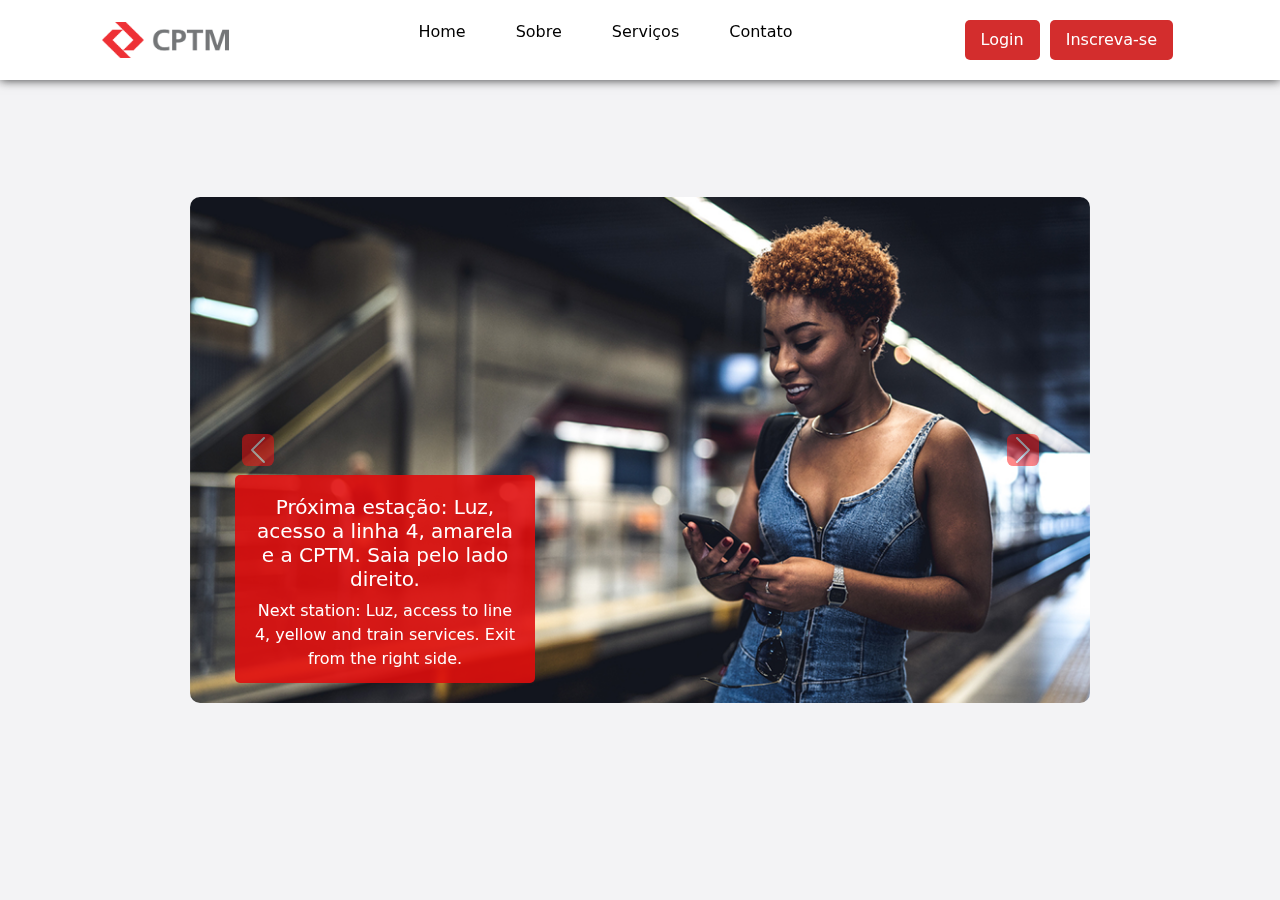
<file: tela inicial/index.html>
<!DOCTYPE html>
<html lang="pt-BR">
<head>
    <meta charset="UTF-8">
    <meta name="viewport" content="width=device-width, initial-scale=1.0">
    <title>Inicio</title>
    <link rel="stylesheet" href="style.css">
    <link href="https://cdn.jsdelivr.net/npm/bootstrap@5.3.3/dist/css/bootstrap.min.css" rel="stylesheet">
    <link rel="stylesheet" href="https://cdn.jsdelivr.net/npm/bootstrap-icons@1.3.0/font/bootstrap-icons.css">
    <script src="https://cdn.jsdelivr.net/npm/bootstrap@5.3.3/dist/js/bootstrap.bundle.min.js"></script>
    <link rel="icon" type="image/x-icon" href="../imagens/logocima.png"/>
</head>
<body>
    <header>
        <div class="container">
            <img src="../imagens/cptmsf.png" class="logo">
            <nav class="nav-menu">
                <ul>
                    <li><a href="#">Home</a></li>
                    <li class="dropdown">
                        <a href="#" class="dropbtn">Sobre</a>
                        <div class="dropdown-content">
                            <a href="#">Quem Somos</a>
                            <a href="#">Nossa História</a>
                        </div>
                    </li>
                    <li class="dropdown">
                        <a href="#" class="dropbtn">Serviços</a>
                        <div class="dropdown-content">
                            <a href="#">Consultoria</a>
                            <a href="#">Desenvolvimento</a>
                            <a href="#">Design</a>
                        </div>
                    </li>
                    <li><a href="#">Contato</a></li>
                </ul>
            </nav>
            <div class="header-buttons">
                <a href="../entrar/login.html"><button class="btn">Login</button></a>
                <a href="../cadastro/cadastro.html"><button class="btn">Inscreva-se</button></a>
            </div>
            <div class="mobile-menu-toggle">
                <button id="menu-toggle">☰</button>
            </div>
        </div>
    </header>

    <div class="main">
        

<div id="demo" class="carousel slide" data-bs-ride="false">
    <div class="carousel-inner">
        <div class="carousel-item active">
            <img src="../imagens/FundoCPTM3.png" alt="Los Angeles" class="d-block w-100">
            <div class="carousel-caption">
                <h5>Próxima estação: Luz, acesso a linha 4, amarela e a CPTM. Saia pelo lado direito.</h5>
                <p>Next station: Luz, access to line 4, yellow and train services. Exit from the right side.</p>
            </div>
        </div>
        <div class="carousel-item">
            <img src="../imagens/FrotaCPTM.jpg" alt="Chicago" class="d-block w-100">
            <div class="carousel-caption">
                <h5>Legenda para a Imagem 2</h5>
                <p>Descrição da imagem 2.</p>
            </div>
        </div>
        <div class="carousel-item">
            <img src="../imagens/trem-cptm-sao-paulo-original2.webp" alt="New York" class="d-block w-100">
            <div class="carousel-caption">
                <h5>Legenda para a Imagem 3</h5>
                <p>Descrição da imagem 3.</p>
            </div>
        </div>
    </div>
    
    <!-- Left and right controls/icons -->
    <button class="carousel-control-prev" type="button" data-bs-target="#demo" data-bs-slide="prev">
        <span class="carousel-control-prev-icon"></span>
    </button>
    <button class="carousel-control-next" type="button" data-bs-target="#demo" data-bs-slide="next">
        <span class="carousel-control-next-icon"></span>
    </button>
</div>
    </div>
    <script src="script.js"></script>
</body>
</html>
</file>
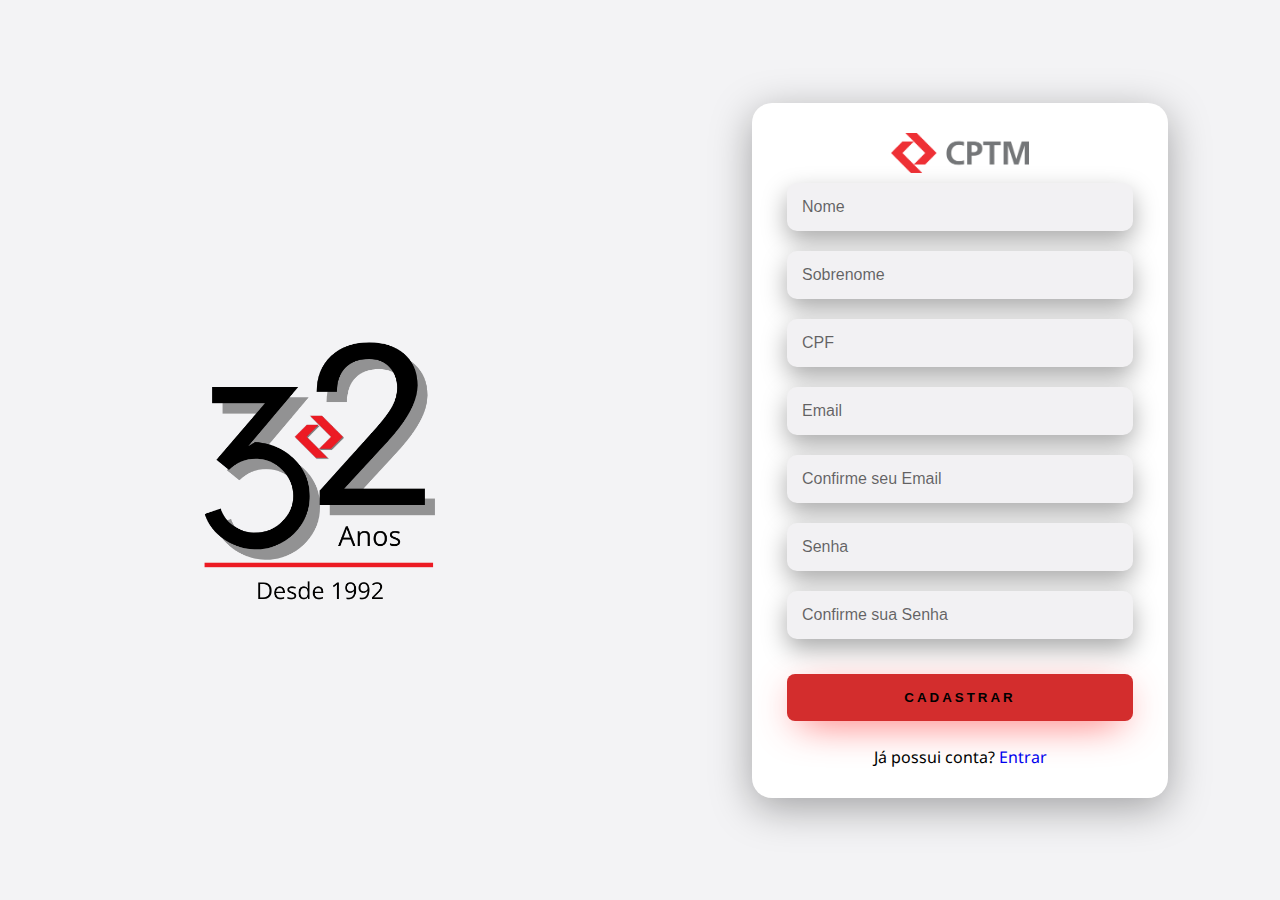
<file: cadastro/cadastro.html>
<!DOCTYPE html>
<html lang="en">
<head>
    <meta charset="UTF-8">
    <meta http-equiv="X-UA-Compatible" content="IE=edge">
    <meta name="viewport" content="width=device-width, initial-scale=1.0">
    <link rel="stylesheet" href="cadastro.css">
    <title>Cadastro</title>
    <link rel="icon" type="image/x-icon" href="../imagens/logocima.png"/>
</head>
<body>
    <div class="main-login">
        <div class="left-login">
         
          <img src="../imagens/23.png" class="left-login-image" alt="Pessoa trabalhando">
        </div>
        <div class="right-login">
          <div class="card-login">
            <img id="logo" src="../imagens/cptmsf.png">
            <div class="textfield">
             
              <input type="text" name="Nome" placeholder="Nome">
            </div>
            <div class="textfield">
              
              <input type="text" name="Sobrenome" placeholder="Sobrenome">
            </div>
            <div class="textfield">   
            
                <input type="text" id="cpf" placeholder="CPF" maxlength="14">
            </div>
            <div class="textfield">  
                
                <input type="text" name="Email" placeholder="Email">
              </div>
              <div class="textfield">
                
                <input type="text" name="Email" placeholder="Confirme seu Email">
              </div>
              <div class="textfield">
               
                <input type="password" name="Senha" placeholder="Senha">
              </div>
              <div class="textfield">
              
                <input type="password" name="Senha" placeholder="Confirme sua Senha">
              </div>
            <button class="btn-login">Cadastrar</button>
            <label for="">Já possui conta? <a href="../entrar/login.html">Entrar</a> </label>

          </div>
        </div>
      </div>
      <script src="cadastro.js"></script>
</body>
</html>
</file>
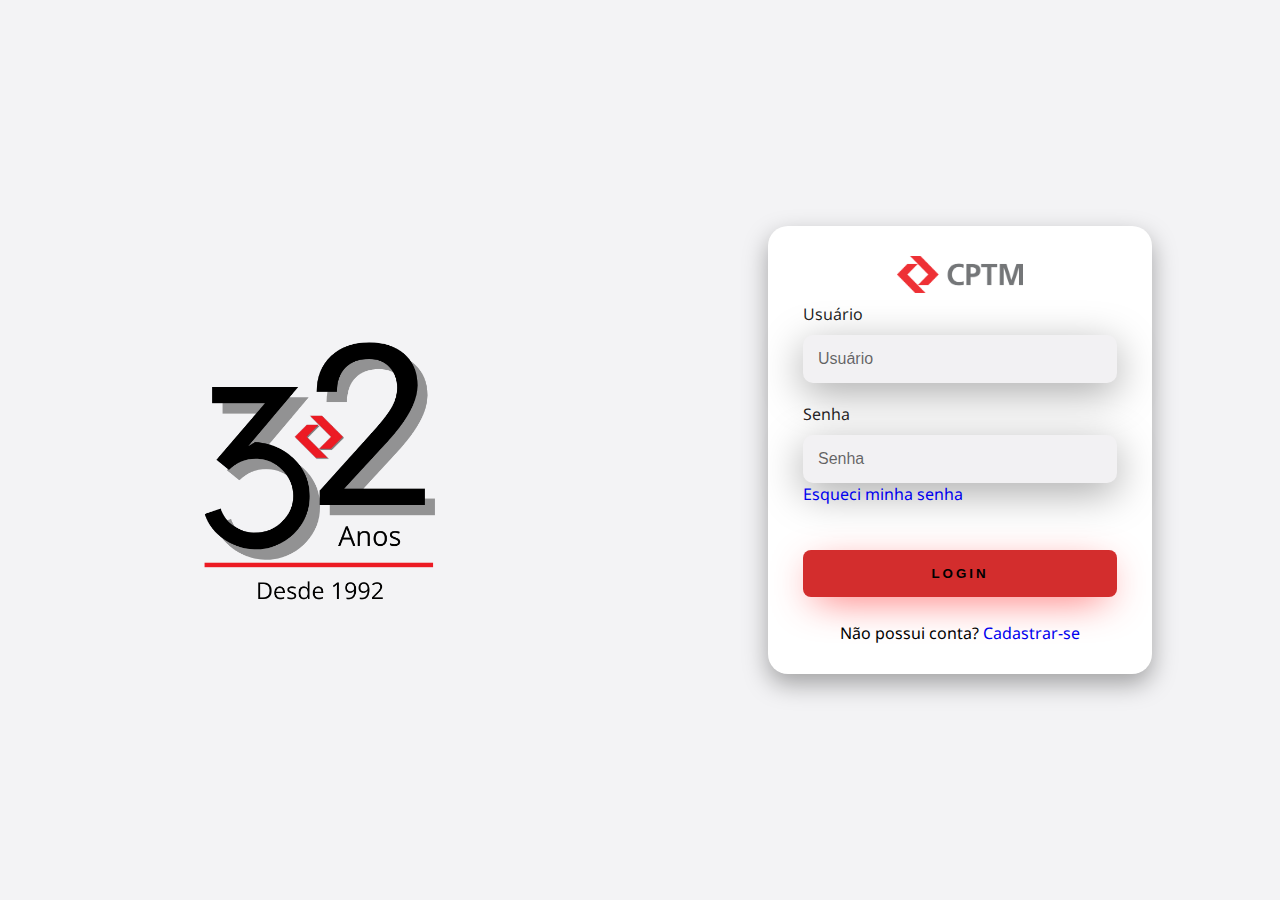
<file: entrar/login.html>
<!DOCTYPE html>
<html lang="pt-BR">
<head>
  <meta charset="UTF-8">
  <meta http-equiv="X-UA-Compatible" content="IE=edge">
  <meta name="viewport" content="width=device-width, initial-scale=1.0">
  <link rel="stylesheet" href="login.css">
  <title>Entrar</title>
  <link rel="icon" type="image/x-icon" href="../imagens/logocima.png"/>
</head>
<body>
  <div class="main-login">
    <div class="left-login">
     
      <img src="../imagens/23.png" class="left-login-image" alt="Pessoa trabalhando">
    </div>
    <div class="right-login">
      <div class="card-login">
        <img id="logo" src="../imagens/cptmsf.png">
        <div class="textfield">
          <label for="usuario">Usuário</label>
          <input type="text" name="usuario" placeholder="Usuário">
        </div>
        <div class="textfield">
          <label for="password">Senha</label>
          <input type="password" name="password" placeholder="Senha">
          <label><a href="#">Esqueci minha senha</a></label>
        </div>
        <button class="btn-login">Login</button>
        <label for="">Não possui conta? <a href="../cadastro/cadastro.html">Cadastrar-se</a> </label>
      </div>
    </div>
  </div>
</body>
</html>
</file>
<file: cadastro/cadastro.css>
@import url('https://fonts.googleapis.com/css2?family=Noto+Sans:wght@400;700&display=swap');

#logo
{
  width: 40%;
  display: flex;
  justify-content: center;
  align-items: center;
}

body {
  margin: 0;
  font-family: 'Noto Sans', sans-serif;
}

body * {
  box-sizing: border-box;
}

.main-login {
  width: 100vw;
  height: 100vh;
  background: #f3f3f5;
  display: flex;
  justify-content: center;
  align-items: center;
}

.left-login {
  width: 50vw;
  height: 100vh;
  display: flex;
  justify-content: center;
  align-items: center;
  flex-direction: column;
}

.left-login > h1 {
  color: #cc3333;
  font-size: 2.5vw;
}

.left-login-image {
  width: 50vw;
}

.right-login {
  width: 50vw;
  height: 100vh;
  display: flex;
  justify-content: center;
  align-items: center;
}

.card-login {
  width: 65%;
  display: flex;
  justify-content: center;
  align-items: center;
  flex-direction: column;
  padding: 30px 35px;
  background: #ffffff;
  border-radius: 20px;
  box-shadow: 0px 10px 40px #00000056;
}

.card-login > h1 {
  color: #df3a3a;
  font-weight: 800;
  margin: 0;
  width: 0;
}

.textfield {
  width: 100%;
  display: flex;
  flex-direction: column;
  align-items: flex-start;
  justify-content: center;
  margin: 10px 0px;
}

.textfield > input {
  width: 100%;
  border: none;
  border-radius: 10px;
  padding: 15px;
  background: #f2f1f3;
  color: #000000de;
  font-size: 12pt;
  box-shadow: 0px 10px 25px #00000056;
  outline: none;
  box-sizing: border-box;
  
}


.textfield > label {
  color: #000000de;
  margin-bottom: 10px;
}

.textfield > input::placeholder {
  color: #0000009a;
}

.btn-login {
  width: 100%;
  padding: 16px 0;
  margin: 25px;
  border: none;
  border-radius: 8px;
  outline: none;
  text-transform: uppercase;
  font-weight: 800;
  letter-spacing: 3px;
  color: #000000;
  background: #d32d2d;
  cursor: pointer;
  box-shadow: 0px 10px 40px -12px #ff0000cb;
}
.btn-login:hover {
  background-color: #e93333;
}


@media only screen and (max-width: 950px){
  .card-login{
    width: 85%;
  }
}

@media only screen and (max-width: 600px){
  .main-login{
    flex-direction: column;
  }

  .left-login > h1 {
    display: none;
  }

  .left-login {
    width: 100%;
    height: auto;
  }

  .right-login {
    width: 100%;
    height: auto;
  }

  .left-login-image {
    width: 40vh;
  }

  .card-login {
    width: 90%;
  }
}
.calendario {
    width: 100%;
    display: flex;
    flex-direction: column;
    align-items: flex-start;
    justify-content: center;
    margin: 10px 0px;
  }
  
  .calendario > input {
    width: 100%;
    border: none;
    border-radius: 10px;
    padding: 15px;
    background: #f2f1f3;
    color: #000000de;
    font-size: 12pt;
    box-shadow: 0px 10px 40px #00000056;
    outline: none;
    box-sizing: border-box;
    
  }
  
  
  .calendario > label {
    color: #000000de;
    margin-bottom: 10px;
  }
  
  .calendaario > input::placeholder {
    color: #0000009a;
  }
 a
 {
    text-decoration: none;
 }
</file>
<file: entrar/login.css>
@import url('https://fonts.googleapis.com/css2?family=Noto+Sans:wght@400;700&display=swap');

#logo
{
  width: 40%;
  display: flex;
  justify-content: center;
  align-items: center;
}

body {
  margin: 0;
  font-family: 'Noto Sans', sans-serif;
}

body * {
  box-sizing: border-box;
}

.main-login {
  width: 100vw;
  height: 100vh;
  background: #f3f3f5;
  display: flex;
  justify-content: center; 
  align-items: center;
}

.left-login {
  width: 50vw;
  height: 100vh;
  display: flex;
  justify-content: center;
  align-items: center;
  flex-direction: column;
}

.left-login > h1 {
  color: #cc3333;
  font-size: 2.5vw;
}

.left-login-image {
  width: 50vw;
}

.right-login {
  width: 50vw;
  height: 100vh;
  display: flex;
  justify-content: center;
  align-items: center;
}

.card-login {
  width: 60%;
  display: flex;
  justify-content: center;
  align-items: center;
  flex-direction: column;
  padding: 30px 35px;
  background: #ffffff;
  border-radius: 20px;
  box-shadow: 0px 10px 25px #00000056;
}

.card-login > h1 {
  color: #df3a3a;
  font-weight: 800;
  margin: 0;
}

.textfield {
  width: 100%;
  display: flex;
  flex-direction: column;
  align-items: flex-start;
  justify-content: center;
  margin: 10px 0px;
}

.textfield > input {
  width: 100%;
  border: none;
  border-radius: 10px;
  padding: 15px;
  background: #f2f1f3;
  color: #000000de;
  font-size: 12pt;
  box-shadow: 0px 10px 40px #00000056;
  outline: none;
  box-sizing: border-box;
  
}


.textfield > label {
  color: #000000de;
  margin-bottom: 10px;
}

.textfield > input::placeholder {
  color: #0000009a;
}

.btn-login {
  width: 100%;
  padding: 16px 0;
  margin: 25px;
  border: none;
  border-radius: 8px;
  outline: none;
  text-transform: uppercase;
  font-weight: 800;
  letter-spacing: 3px;
  color: #000000;
  background: #d32d2d;
  cursor: pointer;
  box-shadow: 0px 10px 40px -12px #ff0000cb;
}
.btn-login:hover {
  background-color: #e93333;
}


@media only screen and (max-width: 950px){
  .card-login{
    width: 85%;
  }
}

@media only screen and (max-width: 600px){
  .main-login{
    flex-direction: column;
  }

  .left-login > h1 {
    display: none;
  }

  .left-login {
    width: 100%;
    height: auto;
  }

  .right-login {
    width: 100%;
    height: auto;
  }

  .left-login-image {
    width: 40vh;
  }

  .card-login {
    width: 90%;
  }
}
a
{
  text-decoration: none;
  transition: 0.3s;
}

button a {
  color: #000000;
}
</file>
<file: tela inicial/style.css>
/* Reset básico */
* {
    margin: 0;
    padding: 0;
    box-sizing: border-box;
}

body {
    font-family: Arial, sans-serif;

}

header {
    background-color: #ffffff;
    color: #000000;
    position: fixed; /* Mantém o cabeçalho fixo na parte superior */
    width: 100%;
    height: auto;
    box-shadow: 0px 0px 10px rgba(0,0,0,.8);
    z-index: 1000;

}


.container {
    display: flex;
    justify-content: space-between;
    align-items: center;
    max-width: 100%;
    margin: 0 auto;
    padding: 10px 20px;
}

.main {
    width: 100vw;
    height: 100vh;
    background: #f3f3f5;
    display: flex;
    justify-content: center;
    align-items: center;
  }

.logo 
{
    padding: 10px 20px;
    height: auto;
    width: 15%;
}

.nav-menu ul {
    display: flex;
    list-style-type: none;
}

.nav-menu ul li {
    position: relative;
    margin: 0 15px;
}

.nav-menu ul li a {
    color: #000000;
    text-decoration: none;
    font-size: 1rem;
    padding: 10px;
    display: block;
}

.nav-menu ul li:hover .dropdown-content {
    display: block;
   
}

.dropdown-content {
    display: none;
    position: absolute;
    background-color: #ffffff;
    min-width: 160px;
    z-index: 1;
    color: #ffffff;
}

.dropdown-content a {
    color: #ffffff;
    padding: 10px;
    text-decoration: none;
    display: block;
}

.dropdown-content a:hover {
    background-color: #e93333;
    color: #ffffff;
}

.header-buttons {
    display: flex;
    padding: 10px 25px
}

.header-buttons .btn {
    padding: 8px 16px;
    border: none;
    background-color: #d32d2d;
    color: #ffffff;
    border-radius: 5px;
    margin-left: 10px;
    cursor: pointer;
}


.header-buttons .btn:hover {
    background-color: #e93333;
}

.mobile-menu-toggle {
    display: none;
}

@media (max-width: 768px) {
    .container {
        flex-direction: column;
        align-items: flex-start;
    }

    .nav-menu {
        display: none;
        width: 100%;
    }

    .nav-menu ul {
        flex-direction: column;
    }

    .nav-menu ul li {
        margin: 10px 0;
    }

    .dropdown-content {
        position: static;
        display: none;
    }

    .nav-menu.active {
        display: flex;
    }

    .mobile-menu-toggle {
        display: block;
    }

    .header-buttons {
        width: 100%;
        justify-content: flex-start;
        margin-top: 10px;
    }

    .header-buttons .btn {
        width: 100%;
        margin-top: 10px;
    }
}

#demo {
    position: relative;
    margin: auto; /* Centraliza o carrossel */
    max-width: 900px; /* Define uma largura máxima */
}

.carousel-inner {
    border-radius: 10px; /* Arredonda os cantos das imagens */
    overflow: hidden; /* Garante que nada exceda os limites do carrossel */
}

.carousel-item img {
    width: 100%; /* Faz a imagem ocupar toda a largura do item */
    height: auto; /* Mantém a proporção da imagem */
    transition: transform 0.5s ease; /* Adiciona uma transição suave */
}

.carousel-control-prev, 
.carousel-control-next {
    background-color: rgba(0, 0, 0, 0.747); /* Fundo semi-transparente para os controles */
    border-radius: 50%; /* Controles arredondados */
}

.carousel-control-prev-icon, 
.carousel-control-next-icon {
    background-color: rgb(255, 18, 18); /* Ícones brancos */
    border-radius: 20%; /* Ícones arredondados */
    padding: 15px; /* Espaçamento interno dos ícones */
}

.carousel-indicators button {
    background-color: rgba(121, 20, 20, 0.5); /* Indicadores semi-transparentes */
}

.carousel-indicators .active {
    background-color: #050000; /* Indicador ativo em branco */
}

.carousel-item {
    position: relative; /* Necessário para a legenda */
}

.carousel-caption {
    position: relative; /* Posiciona a legenda sobre a imagem */
    top: 55%; /* Centraliza verticalmente */
    left: 300px; /* Alinhamento à esquerda */
    transform: translateY(-20%); /* Ajusta a posição */
    transform: translateX(-30%);
    background: rgba(224, 12, 12, 0.89); /* Fundo semi-transparente */
    color: white; /* Cor do texto */
    padding: 15px; /* Espaçamento interno */
    border-radius: 5px; /* Bordas arredondadas */
    max-width: 300px; /* Largura máxima da legenda */
}
</file>
